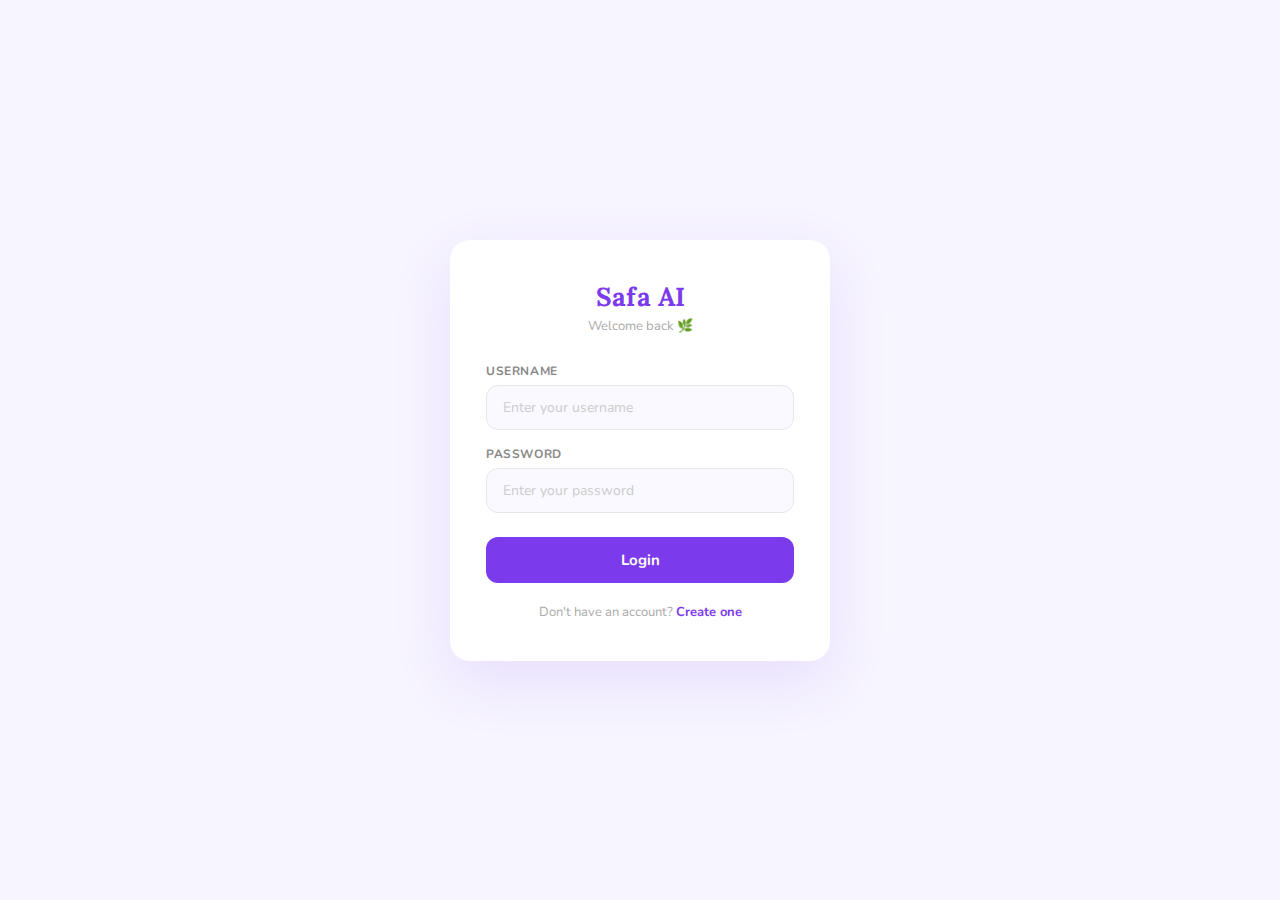
<file: templates/login.html>
<!DOCTYPE html>
<html>
<head>
<title>Login – Safa AI</title>
<link href="https://fonts.googleapis.com/css2?family=Nunito:wght@400;500;600;700&family=Lora:wght@600&display=swap" rel="stylesheet">
<style>

* { box-sizing: border-box; margin: 0; padding: 0; }

body {
    font-family: 'Nunito', sans-serif;
    background: #f7f5ff;
    min-height: 100vh;
    display: flex;
    align-items: center;
    justify-content: center;
}

.card {
    background: white;
    border-radius: 20px;
    padding: 40px 36px;
    width: 380px;
    box-shadow: 0 20px 60px rgba(124, 58, 237, 0.12);
}

.logo {
    text-align: center;
    margin-bottom: 28px;
}

.logo h1 {
    font-family: 'Lora', serif;
    color: #7c3aed;
    font-size: 26px;
    margin-bottom: 4px;
}

.logo p {
    font-size: 13px;
    color: #aaa;
}

.form-group {
    margin-bottom: 16px;
}

.form-group label {
    display: block;
    font-size: 12px;
    font-weight: 700;
    color: #888;
    text-transform: uppercase;
    letter-spacing: 0.6px;
    margin-bottom: 6px;
}

.form-group input {
    width: 100%;
    padding: 12px 16px;
    border: 1.5px solid #e5e7eb;
    border-radius: 12px;
    font-family: 'Nunito', sans-serif;
    font-size: 14px;
    color: #1e1b4b;
    background: #faf9ff;
    outline: none;
    transition: border-color 0.2s, box-shadow 0.2s;
}

.form-group input:focus {
    border-color: #7c3aed;
    box-shadow: 0 0 0 3px rgba(124, 58, 237, 0.1);
    background: white;
}

.form-group input::placeholder { color: #ccc; }

.submit-btn {
    width: 100%;
    padding: 13px;
    background: #7c3aed;
    color: white;
    border: none;
    border-radius: 12px;
    font-family: 'Nunito', sans-serif;
    font-size: 15px;
    font-weight: 700;
    cursor: pointer;
    margin-top: 8px;
    transition: background 0.2s, transform 0.1s;
}

.submit-btn:hover { background: #5b21b6; }
.submit-btn:active { transform: scale(0.98); }

.bottom-link {
    text-align: center;
    margin-top: 20px;
    font-size: 13px;
    color: #aaa;
}

.bottom-link a {
    color: #7c3aed;
    font-weight: 700;
    text-decoration: none;
}

.bottom-link a:hover { text-decoration: underline; }

</style>
</head>
<body>

<div class="card">
    <div class="logo">
        <h1>Safa AI</h1>
        <p>Welcome back 🌿</p>
    </div>

    <form method="POST">
        <div class="form-group">
            <label>Username</label>
            <input type="text" name="username" placeholder="Enter your username" required>
        </div>
        <div class="form-group">
            <label>Password</label>
            <input type="password" name="password" placeholder="Enter your password" required>
        </div>
        <button class="submit-btn" type="submit">Login</button>
    </form>

    <div class="bottom-link">
        Don't have an account? <a href="/register">Create one</a>
    </div>
</div>

</body>
</html>
</file>
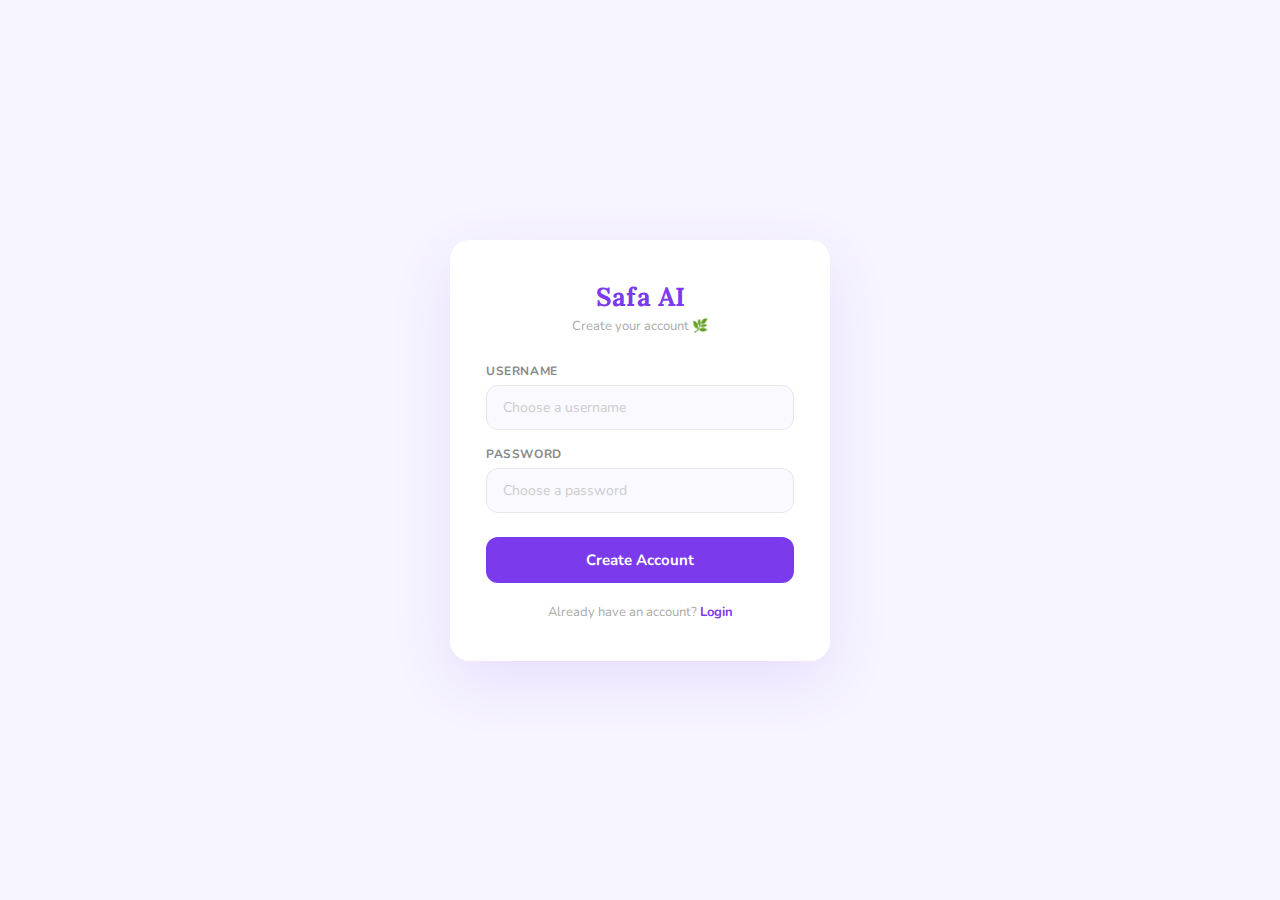
<file: templates/register.html>
<!DOCTYPE html>
<html>
<head>
<title>Register – Safa AI</title>
<link href="https://fonts.googleapis.com/css2?family=Nunito:wght@400;500;600;700&family=Lora:wght@600&display=swap" rel="stylesheet">
<style>

* { box-sizing: border-box; margin: 0; padding: 0; }

body {
    font-family: 'Nunito', sans-serif;
    background: #f7f5ff;
    min-height: 100vh;
    display: flex;
    align-items: center;
    justify-content: center;
}

.card {
    background: white;
    border-radius: 20px;
    padding: 40px 36px;
    width: 380px;
    box-shadow: 0 20px 60px rgba(124, 58, 237, 0.12);
}

.logo {
    text-align: center;
    margin-bottom: 28px;
}

.logo h1 {
    font-family: 'Lora', serif;
    color: #7c3aed;
    font-size: 26px;
    margin-bottom: 4px;
}

.logo p {
    font-size: 13px;
    color: #aaa;
}

.form-group {
    margin-bottom: 16px;
}

.form-group label {
    display: block;
    font-size: 12px;
    font-weight: 700;
    color: #888;
    text-transform: uppercase;
    letter-spacing: 0.6px;
    margin-bottom: 6px;
}

.form-group input {
    width: 100%;
    padding: 12px 16px;
    border: 1.5px solid #e5e7eb;
    border-radius: 12px;
    font-family: 'Nunito', sans-serif;
    font-size: 14px;
    color: #1e1b4b;
    background: #faf9ff;
    outline: none;
    transition: border-color 0.2s, box-shadow 0.2s;
}

.form-group input:focus {
    border-color: #7c3aed;
    box-shadow: 0 0 0 3px rgba(124, 58, 237, 0.1);
    background: white;
}

.form-group input::placeholder { color: #ccc; }

.submit-btn {
    width: 100%;
    padding: 13px;
    background: #7c3aed;
    color: white;
    border: none;
    border-radius: 12px;
    font-family: 'Nunito', sans-serif;
    font-size: 15px;
    font-weight: 700;
    cursor: pointer;
    margin-top: 8px;
    transition: background 0.2s, transform 0.1s;
}

.submit-btn:hover { background: #5b21b6; }
.submit-btn:active { transform: scale(0.98); }

.bottom-link {
    text-align: center;
    margin-top: 20px;
    font-size: 13px;
    color: #aaa;
}

.bottom-link a {
    color: #7c3aed;
    font-weight: 700;
    text-decoration: none;
}

.bottom-link a:hover { text-decoration: underline; }

</style>
</head>
<body>

<div class="card">
    <div class="logo">
        <h1>Safa AI</h1>
        <p>Create your account 🌿</p>
    </div>

    <form method="POST">
        <div class="form-group">
            <label>Username</label>
            <input type="text" name="username" placeholder="Choose a username" required>
        </div>
        <div class="form-group">
            <label>Password</label>
            <input type="password" name="password" placeholder="Choose a password" required>
        </div>
        <button class="submit-btn" type="submit">Create Account</button>
    </form>

    <div class="bottom-link">
        Already have an account? <a href="/login">Login</a>
    </div>
</div>

</body>
</html>
</file>
